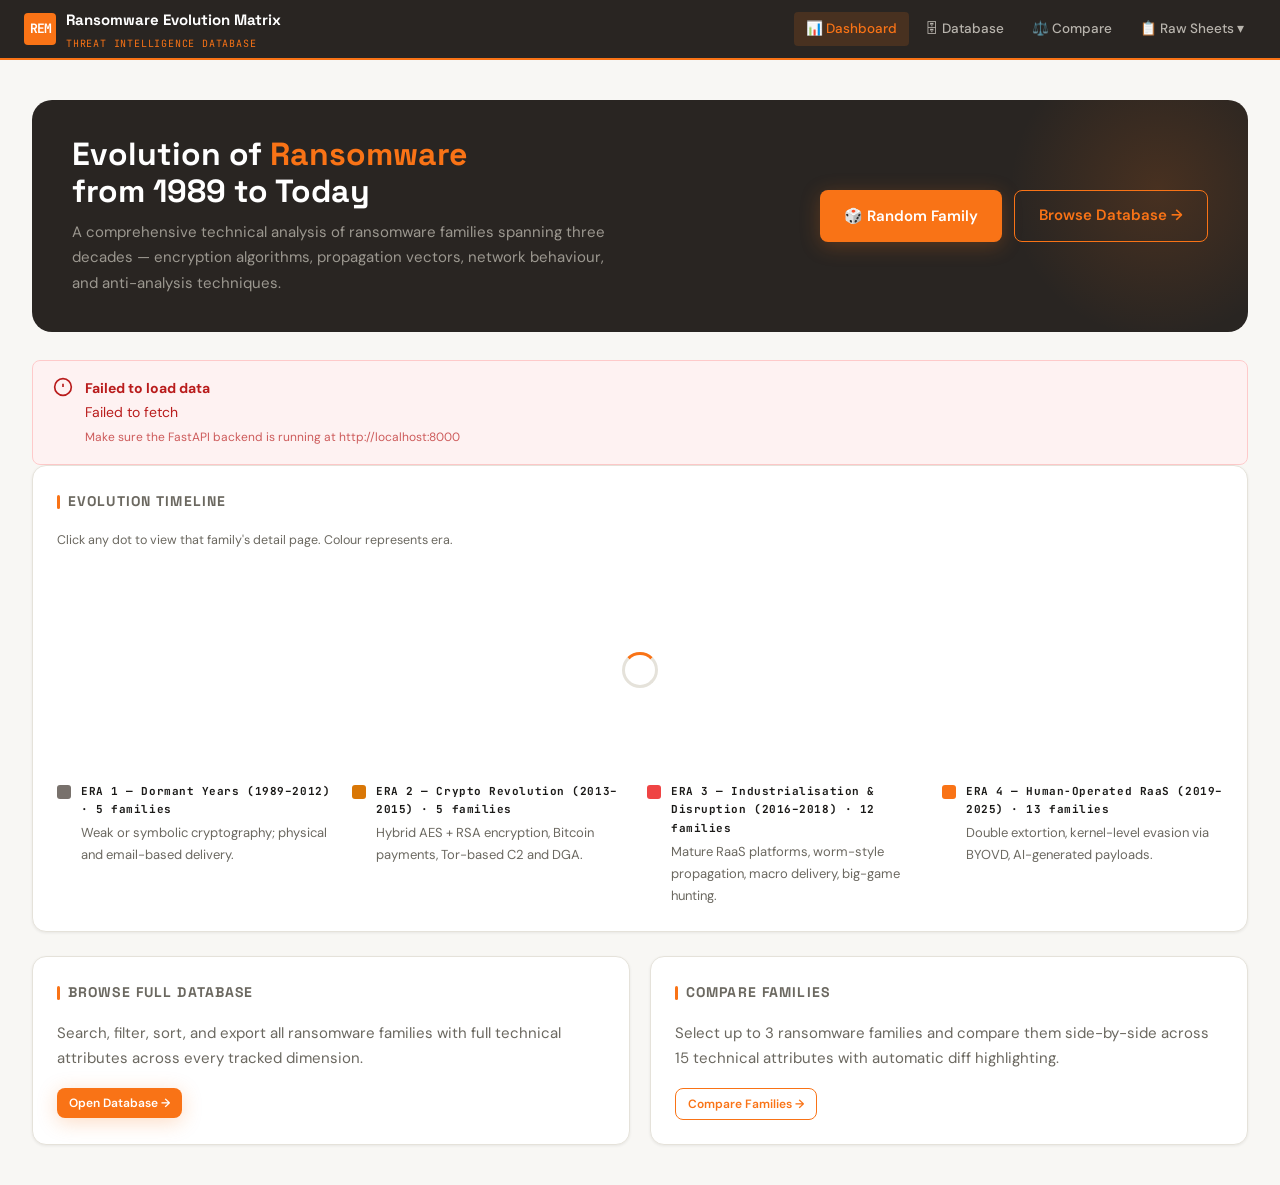
<file: ransomware-tracker/frontend/index.html>
<!DOCTYPE html>
<html lang="en">
<head>
  <meta charset="UTF-8" />
  <meta name="viewport" content="width=device-width, initial-scale=1.0" />
  <title>Dashboard — Ransomware Evolution Matrix</title>
  <link rel="stylesheet" href="css/style.css" />
</head>
<body>

<!-- ── Navigation ────────────────────────────────────────────────────────── -->
<nav class="navbar">
  <a class="nav-brand" href="index.html">
    <div class="logo-icon">REM</div>
    <div>
      <span class="brand-text">Ransomware Evolution Matrix</span>
      <span class="brand-sub">THREAT INTELLIGENCE DATABASE</span>
    </div>
  </a>

  <button class="nav-toggle" id="nav-toggle" aria-label="Menu">☰</button>

  <ul class="nav-links" id="nav-links">
    <li><a href="index.html" class="active">📊 Dashboard</a></li>
    <li><a href="database.html">🗄 Database</a></li>
    <li><a href="compare.html">⚖️ Compare</a></li>
    <li class="nav-dropdown">
      <a href="sheets.html">📋 Raw Sheets ▾</a>
      <div class="dropdown-menu" id="sheets-dropdown">
        <a href="sheets.html?sheet=Overview">Overview</a>
        <a href="sheets.html?sheet=Encryption">Encryption</a>
        <a href="sheets.html?sheet=File">File</a>
        <a href="sheets.html?sheet=Network">Network</a>
        <a href="sheets.html?sheet=Persistance">Persistence</a>
        <a href="sheets.html?sheet=Anti+Analysis+and+Defense+Evasion">Anti-Analysis</a>
        <a href="sheets.html?sheet=Propagation+and+Ransom+Mechanism">Propagation</a>
      </div>
    </li>
  </ul>
</nav>

<!-- ── Page ──────────────────────────────────────────────────────────────── -->
<main class="page-container">

  <!-- Hero -->
  <div class="hero-banner fade-in">
    <div>
      <div class="hero-title">
        Evolution of <span>Ransomware</span><br>from 1989 to Today
      </div>
      <p class="hero-sub">
        A comprehensive technical analysis of ransomware families spanning three decades —
        encryption algorithms, propagation vectors, network behaviour, and anti-analysis techniques.
      </p>
    </div>
    <div class="hero-actions">
      <button id="random-family-btn" class="btn btn-primary btn-lg">🎲 Random Family</button>
      <a href="database.html" class="btn btn-ghost btn-lg">Browse Database →</a>
    </div>
  </div>

  <!-- Stats -->
  <div id="stats-wrap" class="fade-in-2">
    <div class="spinner-wrap"><div class="spinner"></div></div>
  </div>

  <!-- Timeline Section -->
  <div class="card fade-in-3" style="margin-bottom:24px">
    <div class="card-title">Evolution Timeline</div>
    <p class="text-sm text-muted mb-16">Click any dot to view that family's detail page. Colour represents era.</p>
    <div id="timeline-wrap" class="timeline-container">
      <div class="spinner-wrap"><div class="spinner"></div></div>
    </div>

    <!-- Era legend -->
    <div style="display:grid;grid-template-columns:repeat(auto-fit,minmax(240px,1fr));gap:14px;margin-top:20px">
      <div style="display:flex;gap:10px;align-items:flex-start">
        <span style="display:inline-block;width:14px;height:14px;min-width:14px;background:#78716C;border-radius:3px;margin-top:3px"></span>
        <div>
          <div style="font-family:var(--font-mono);font-size:11px;font-weight:700;color:var(--text);letter-spacing:0.05em">ERA 1 — Dormant Years (1989–2012) · 5 families</div>
          <div style="font-size:13px;color:var(--text-muted);margin-top:3px">Weak or symbolic cryptography; physical and email-based delivery.</div>
        </div>
      </div>
      <div style="display:flex;gap:10px;align-items:flex-start">
        <span style="display:inline-block;width:14px;height:14px;min-width:14px;background:#D97706;border-radius:3px;margin-top:3px"></span>
        <div>
          <div style="font-family:var(--font-mono);font-size:11px;font-weight:700;color:var(--text);letter-spacing:0.05em">ERA 2 — Crypto Revolution (2013–2015) · 5 families</div>
          <div style="font-size:13px;color:var(--text-muted);margin-top:3px">Hybrid AES + RSA encryption, Bitcoin payments, Tor-based C2 and DGA.</div>
        </div>
      </div>
      <div style="display:flex;gap:10px;align-items:flex-start">
        <span style="display:inline-block;width:14px;height:14px;min-width:14px;background:#EF4444;border-radius:3px;margin-top:3px"></span>
        <div>
          <div style="font-family:var(--font-mono);font-size:11px;font-weight:700;color:var(--text);letter-spacing:0.05em">ERA 3 — Industrialisation &amp; Disruption (2016–2018) · 12 families</div>
          <div style="font-size:13px;color:var(--text-muted);margin-top:3px">Mature RaaS platforms, worm-style propagation, macro delivery, big-game hunting.</div>
        </div>
      </div>
      <div style="display:flex;gap:10px;align-items:flex-start">
        <span style="display:inline-block;width:14px;height:14px;min-width:14px;background:#F97316;border-radius:3px;margin-top:3px"></span>
        <div>
          <div style="font-family:var(--font-mono);font-size:11px;font-weight:700;color:var(--text);letter-spacing:0.05em">ERA 4 — Human-Operated RaaS (2019–2025) · 13 families</div>
          <div style="font-size:13px;color:var(--text-muted);margin-top:3px">Double extortion, kernel-level evasion via BYOVD, AI-generated payloads.</div>
        </div>
      </div>
    </div>
  </div>

  <!-- Quick nav cards -->
  <div class="grid-2 fade-in-4" style="margin-bottom:0">
    <a href="database.html" class="card" style="text-decoration:none;display:block">
      <div class="card-title">Browse Full Database</div>
      <p style="font-size:15px;color:var(--text-muted);margin-top:4px">Search, filter, sort, and export all ransomware families with full technical attributes across every tracked dimension.</p>
      <div style="margin-top:16px"><span class="btn btn-primary btn-sm">Open Database →</span></div>
    </a>
    <a href="compare.html" class="card" style="text-decoration:none;display:block">
      <div class="card-title">Compare Families</div>
      <p style="font-size:15px;color:var(--text-muted);margin-top:4px">Select up to 3 ransomware families and compare them side-by-side across 15 technical attributes with automatic diff highlighting.</p>
      <div style="margin-top:16px"><span class="btn btn-ghost btn-sm">Compare Families →</span></div>
    </a>
  </div>

</main>

<script src="js/api.js"></script>
<script src="js/dashboard.js"></script>
<script>
  // Mobile nav toggle
  document.getElementById("nav-toggle").addEventListener("click", () => {
    document.getElementById("nav-links").classList.toggle("open");
  });
</script>
</body>
</html>
</file>
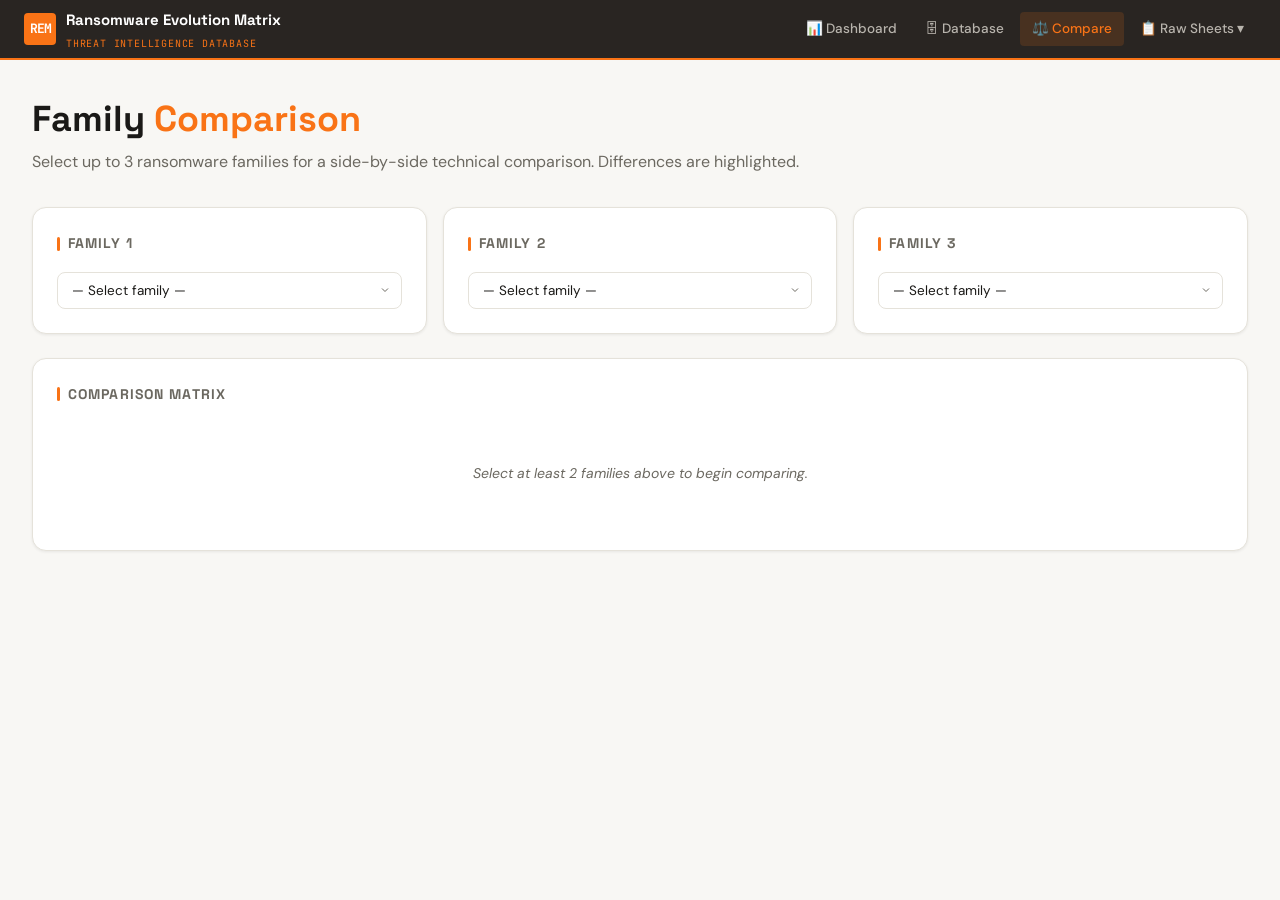
<file: ransomware-tracker/frontend/compare.html>
<!DOCTYPE html>
<html lang="en">
<head>
  <meta charset="UTF-8" />
  <meta name="viewport" content="width=device-width, initial-scale=1.0" />
  <title>Compare — Ransomware Evolution Matrix</title>
  <link rel="stylesheet" href="css/style.css" />
</head>
<body>

<nav class="navbar">
  <a class="nav-brand" href="index.html">
    <div class="logo-icon">REM</div>
    <div>
      <span class="brand-text">Ransomware Evolution Matrix</span>
      <span class="brand-sub">THREAT INTELLIGENCE DATABASE</span>
    </div>
  </a>
  <button class="nav-toggle" id="nav-toggle">☰</button>
  <ul class="nav-links" id="nav-links">
    <li><a href="index.html">📊 Dashboard</a></li>
    <li><a href="database.html">🗄 Database</a></li>
    <li><a href="compare.html" class="active">⚖️ Compare</a></li>
    <li class="nav-dropdown">
      <a href="sheets.html">📋 Raw Sheets ▾</a>
      <div class="dropdown-menu">
        <a href="sheets.html?sheet=Overview">Overview</a>
        <a href="sheets.html?sheet=Encryption">Encryption</a>
        <a href="sheets.html?sheet=File">File</a>
        <a href="sheets.html?sheet=Network">Network</a>
        <a href="sheets.html?sheet=Persistance">Persistence</a>
        <a href="sheets.html?sheet=Anti+Analysis+and+Defense+Evasion">Anti-Analysis</a>
        <a href="sheets.html?sheet=Propagation+and+Ransom+Mechanism">Propagation</a>
      </div>
    </li>
  </ul>
</nav>

<main class="page-container">

  <div class="page-header fade-in">
    <h1 class="page-title">Family <span>Comparison</span></h1>
    <p class="page-subtitle">Select up to 3 ransomware families for a side-by-side technical comparison. Differences are highlighted.</p>
  </div>

  <!-- Family Selectors -->
  <div id="slots-wrap" class="flex gap-16 flex-wrap mb-24 fade-in-2">
    <div class="spinner-wrap" style="padding:20px 0">
      <div class="spinner"></div>
      <p class="spinner-text">Loading families…</p>
    </div>
  </div>

  <!-- Comparison Table -->
  <div class="card fade-in-3">
    <div class="card-title">Comparison Matrix</div>
    <div id="compare-table-wrap">
      <div class="no-data">Select at least 2 families above to begin comparing.</div>
    </div>
  </div>

</main>

<script src="js/api.js"></script>
<script src="js/compare.js"></script>
<script>
  document.getElementById("nav-toggle").addEventListener("click", () => {
    document.getElementById("nav-links").classList.toggle("open");
  });
</script>
</body>
</html>
</file>
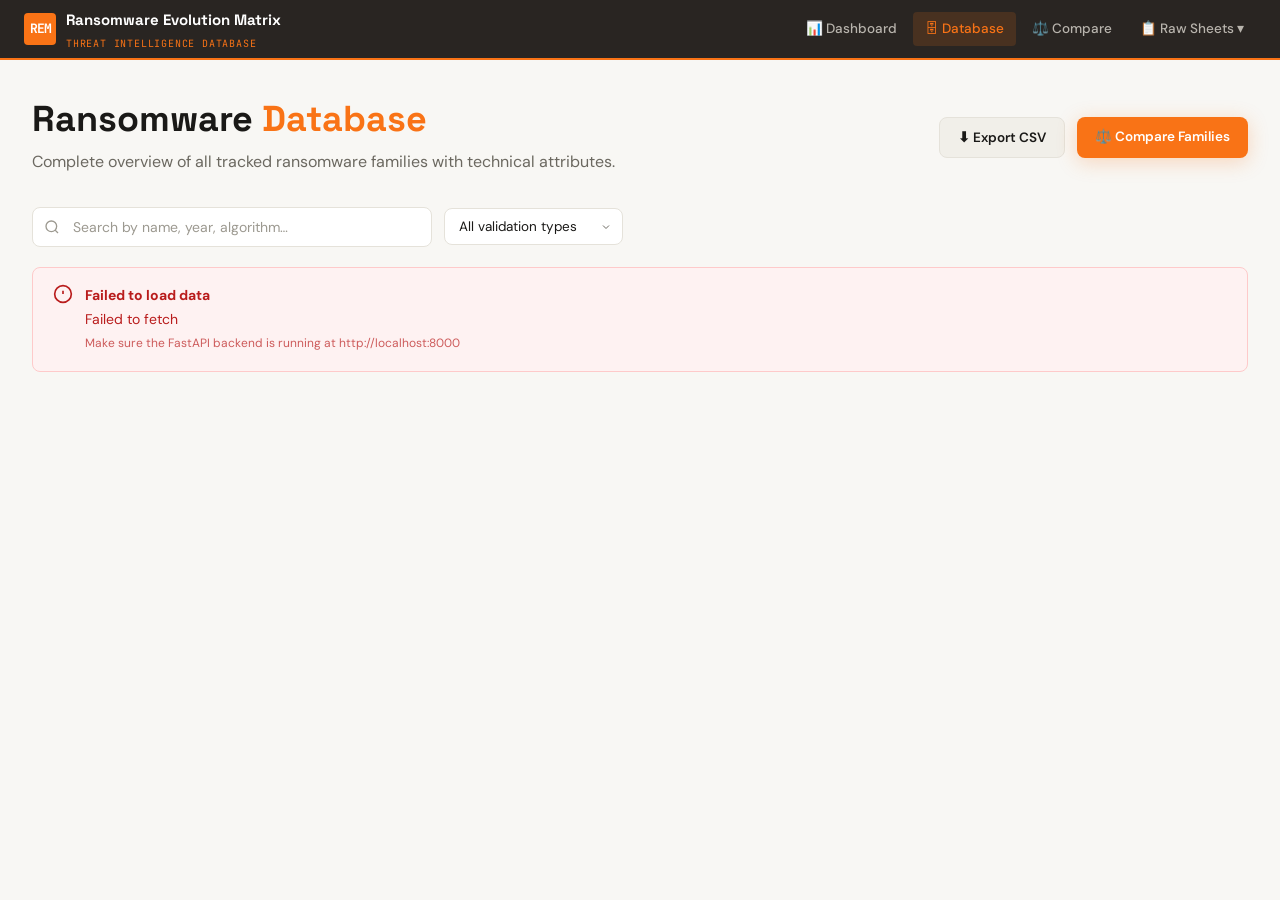
<file: ransomware-tracker/frontend/database.html>
<!DOCTYPE html>
<html lang="en">
<head>
  <meta charset="UTF-8" />
  <meta name="viewport" content="width=device-width, initial-scale=1.0" />
  <title>Database — Ransomware Evolution Matrix</title>
  <link rel="stylesheet" href="css/style.css" />
</head>
<body>

<nav class="navbar">
  <a class="nav-brand" href="index.html">
    <div class="logo-icon">REM</div>
    <div>
      <span class="brand-text">Ransomware Evolution Matrix</span>
      <span class="brand-sub">THREAT INTELLIGENCE DATABASE</span>
    </div>
  </a>
  <button class="nav-toggle" id="nav-toggle">☰</button>
  <ul class="nav-links" id="nav-links">
    <li><a href="index.html">📊 Dashboard</a></li>
    <li><a href="database.html" class="active">🗄 Database</a></li>
    <li><a href="compare.html">⚖️ Compare</a></li>
    <li class="nav-dropdown">
      <a href="sheets.html">📋 Raw Sheets ▾</a>
      <div class="dropdown-menu">
        <a href="sheets.html?sheet=Overview">Overview</a>
        <a href="sheets.html?sheet=Encryption">Encryption</a>
        <a href="sheets.html?sheet=File">File</a>
        <a href="sheets.html?sheet=Network">Network</a>
        <a href="sheets.html?sheet=Persistance">Persistence</a>
        <a href="sheets.html?sheet=Anti+Analysis+and+Defense+Evasion">Anti-Analysis</a>
        <a href="sheets.html?sheet=Propagation+and+Ransom+Mechanism">Propagation</a>
      </div>
    </li>
  </ul>
</nav>

<main class="page-container">
  <div class="page-header fade-in">
    <div class="flex items-center justify-between flex-wrap gap-12">
      <div>
        <h1 class="page-title">Ransomware <span>Database</span></h1>
        <p class="page-subtitle">Complete overview of all tracked ransomware families with technical attributes.</p>
      </div>
      <div class="flex gap-12">
        <button id="export-btn" class="btn btn-secondary">⬇ Export CSV</button>
        <a href="compare.html" class="btn btn-primary">⚖️ Compare Families</a>
      </div>
    </div>
  </div>

  <!-- Toolbar -->
  <div class="toolbar fade-in-2">
    <div class="search-bar">
      <svg class="search-icon" width="16" height="16" fill="none" stroke="currentColor" stroke-width="2" viewBox="0 0 24 24">
        <circle cx="11" cy="11" r="8"/><path d="M21 21l-4.35-4.35"/>
      </svg>
      <input type="search" id="search-input" placeholder="Search by name, year, algorithm…" autocomplete="off" />
    </div>

    <select id="validation-filter" title="Filter by validation status">
      <option value="all">All validation types</option>
      <option value="manual">✅ Manual (GitHub)</option>
      <option value="sandbox">🔬 Sandbox</option>
      <option value="unknown">❓ Sample not found</option>
    </select>

    <span id="row-count" class="text-mono text-sm text-muted"></span>
  </div>

  <!-- Table -->
  <div id="table-wrap" class="fade-in-3">
    <div class="spinner-wrap"><div class="spinner"></div><p class="spinner-text">Loading database…</p></div>
  </div>

  <!-- Pagination -->
  <div id="pagination" class="pagination mt-16"></div>
</main>

<script src="js/api.js"></script>
<script src="js/database.js"></script>
<script>
  document.getElementById("nav-toggle").addEventListener("click", () => {
    document.getElementById("nav-links").classList.toggle("open");
  });
</script>
</body>
</html>
</file>
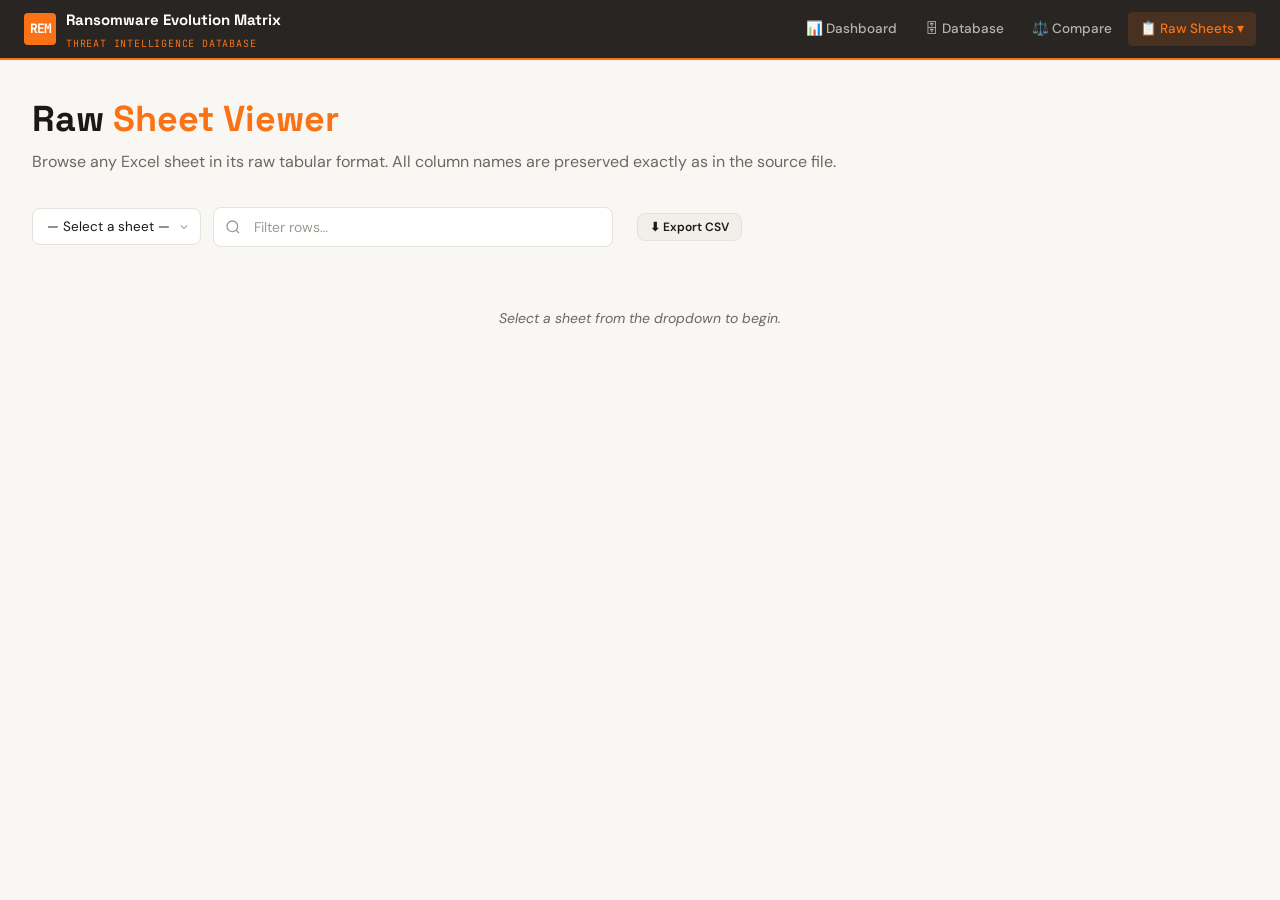
<file: ransomware-tracker/frontend/sheets.html>
<!DOCTYPE html>
<html lang="en">
<head>
  <meta charset="UTF-8" />
  <meta name="viewport" content="width=device-width, initial-scale=1.0" />
  <title>Raw Sheets — Ransomware Evolution Matrix</title>
  <link rel="stylesheet" href="css/style.css" />
</head>
<body>

<nav class="navbar">
  <a class="nav-brand" href="index.html">
    <div class="logo-icon">REM</div>
    <div>
      <span class="brand-text">Ransomware Evolution Matrix</span>
      <span class="brand-sub">THREAT INTELLIGENCE DATABASE</span>
    </div>
  </a>
  <button class="nav-toggle" id="nav-toggle">☰</button>
  <ul class="nav-links" id="nav-links">
    <li><a href="index.html">📊 Dashboard</a></li>
    <li><a href="database.html">🗄 Database</a></li>
    <li><a href="compare.html">⚖️ Compare</a></li>
    <li class="nav-dropdown">
      <a href="sheets.html" class="active">📋 Raw Sheets ▾</a>
      <div class="dropdown-menu">
        <a href="sheets.html?sheet=Overview">Overview</a>
        <a href="sheets.html?sheet=Encryption">Encryption</a>
        <a href="sheets.html?sheet=File">File</a>
        <a href="sheets.html?sheet=Network">Network</a>
        <a href="sheets.html?sheet=Persistance">Persistence</a>
        <a href="sheets.html?sheet=Anti+Analysis+and+Defense+Evasion">Anti-Analysis</a>
        <a href="sheets.html?sheet=Propagation+and+Ransom+Mechanism">Propagation</a>
      </div>
    </li>
  </ul>
</nav>

<main class="page-container">

  <div class="page-header fade-in">
    <h1 class="page-title">Raw <span>Sheet Viewer</span></h1>
    <p class="page-subtitle">Browse any Excel sheet in its raw tabular format. All column names are preserved exactly as in the source file.</p>
  </div>

  <!-- Toolbar -->
  <div class="toolbar fade-in-2">
    <select id="sheet-select" title="Select sheet">
      <option value="">— Select a sheet —</option>
    </select>

    <div class="search-bar">
      <svg class="search-icon" width="16" height="16" fill="none" stroke="currentColor" stroke-width="2" viewBox="0 0 24 24">
        <circle cx="11" cy="11" r="8"/><path d="M21 21l-4.35-4.35"/>
      </svg>
      <input type="search" id="search-input" placeholder="Filter rows…" autocomplete="off" />
    </div>

    <span id="sheet-info" class="text-mono text-sm text-muted"></span>
    <button id="export-btn" class="btn btn-secondary btn-sm">⬇ Export CSV</button>
  </div>

  <!-- Table -->
  <div id="table-wrap" class="fade-in-3">
    <div class="no-data">Select a sheet from the dropdown to begin.</div>
  </div>

</main>

<script src="js/api.js"></script>
<script src="js/sheets.js"></script>
<script>
  document.getElementById("nav-toggle").addEventListener("click", () => {
    document.getElementById("nav-links").classList.toggle("open");
  });
</script>
</body>
</html>
</file>
<file: ransomware-tracker/frontend/css/style.css>
/* ═══════════════════════════════════════════════════════════════════════════
   Ransomware Evolution Matrix — Global Stylesheet
   Theme: Industrial/Tech  |  Palette: Orange · White · Red · Dark Slate
   Font: Space Grotesk (display) + JetBrains Mono (data) + DM Sans (body)
   ═══════════════════════════════════════════════════════════════════════════ */

@import url('https://fonts.googleapis.com/css2?family=Space+Grotesk:wght@400;500;600;700;800&family=JetBrains+Mono:wght@400;500;700&family=DM+Sans:ital,opsz,wght@0,9..40,300;0,9..40,400;0,9..40,500;1,9..40,300&display=swap');

/* ── CSS Variables ─────────────────────────────────────────────────────────── */
:root {
  --orange:        #F97316;
  --orange-light:  #FED7AA;
  --orange-dark:   #C2410C;
  --red:           #EF4444;
  --red-dark:      #B91C1C;
  --white:         #FFFFFF;
  --bg:            #F8F7F4;
  --surface:       #FFFFFF;
  --surface-2:     #F1EFE9;
  --border:        #E5E2DA;
  --border-dark:   #D0CCC1;
  --text:          #1A1917;
  --text-muted:    #6B6860;
  --text-light:    #9C9990;
  --slate:         #292522;
  --slate-light:   #3D3A36;

  --font-display:  'Space Grotesk', sans-serif;
  --font-body:     'DM Sans', sans-serif;
  --font-mono:     'JetBrains Mono', monospace;

  --radius-sm:     4px;
  --radius:        8px;
  --radius-lg:     14px;
  --radius-xl:     20px;

  --shadow-sm:     0 1px 3px rgba(0,0,0,0.07);
  --shadow:        0 4px 12px rgba(0,0,0,0.09);
  --shadow-lg:     0 12px 40px rgba(0,0,0,0.12);
  --shadow-orange: 0 4px 20px rgba(249,115,22,0.25);

  --nav-h:         60px;
  --transition:    0.2s ease;
}

/* ── Reset & Base ──────────────────────────────────────────────────────────── */
*, *::before, *::after { box-sizing: border-box; margin: 0; padding: 0; }

html { scroll-behavior: smooth; }

body {
  font-family: var(--font-body);
  background: var(--bg);
  color: var(--text);
  font-size: 16px;
  line-height: 1.7;
  min-height: 100vh;
}

a { color: var(--orange); text-decoration: none; transition: color var(--transition); }
a:hover { color: var(--orange-dark); }

img { max-width: 100%; }

/* ── Scrollbar ────────────────────────────────────────────────────────────── */
::-webkit-scrollbar { width: 6px; height: 6px; }
::-webkit-scrollbar-track { background: var(--surface-2); }
::-webkit-scrollbar-thumb { background: var(--border-dark); border-radius: 99px; }
::-webkit-scrollbar-thumb:hover { background: var(--orange); }

/* ── Navigation ───────────────────────────────────────────────────────────── */
.navbar {
  position: sticky;
  top: 0;
  z-index: 100;
  height: var(--nav-h);
  background: var(--slate);
  border-bottom: 2px solid var(--orange);
  display: flex;
  align-items: center;
  padding: 0 24px;
  gap: 0;
}

.nav-brand {
  display: flex;
  align-items: center;
  gap: 10px;
  text-decoration: none;
  flex-shrink: 0;
}

.nav-brand .logo-icon {
  width: 32px; height: 32px;
  background: var(--orange);
  border-radius: var(--radius-sm);
  display: flex; align-items: center; justify-content: center;
  font-family: var(--font-mono);
  font-weight: 700;
  font-size: 13px;
  color: white;
  letter-spacing: -1px;
}

.nav-brand .brand-text {
  font-family: var(--font-display);
  font-weight: 700;
  font-size: 15px;
  color: var(--white);
  line-height: 1.2;
}

.nav-brand .brand-sub {
  font-size: 10px;
  color: var(--orange);
  font-family: var(--font-mono);
  letter-spacing: 0.08em;
  display: block;
  margin-top: 1px;
}

.nav-links {
  display: flex;
  align-items: center;
  gap: 4px;
  margin-left: auto;
  list-style: none;
}

.nav-links a {
  display: flex;
  align-items: center;
  gap: 6px;
  padding: 6px 12px;
  border-radius: var(--radius-sm);
  font-size: 13.5px;
  font-weight: 500;
  color: #B8B4AD;
  text-decoration: none;
  transition: all var(--transition);
  white-space: nowrap;
}

.nav-links a:hover,
.nav-links a.active {
  color: var(--white);
  background: rgba(249,115,22,0.15);
}

.nav-links a.active {
  color: var(--orange);
}

/* Dropdown */
.nav-dropdown { position: relative; }
.nav-dropdown .dropdown-menu {
  display: none;
  position: absolute;
  top: calc(100% + 8px);
  right: 0;
  min-width: 200px;
  background: var(--slate-light);
  border: 1px solid rgba(249,115,22,0.3);
  border-radius: var(--radius);
  padding: 6px;
  box-shadow: var(--shadow-lg);
}
.nav-dropdown:hover .dropdown-menu { display: block; }
.dropdown-menu a {
  display: block;
  padding: 8px 12px;
  font-size: 13px;
  color: #B8B4AD;
  border-radius: var(--radius-sm);
}
.dropdown-menu a:hover { background: rgba(249,115,22,0.15); color: white; }

/* Mobile menu */
.nav-toggle {
  display: none;
  background: none; border: none;
  color: white; cursor: pointer;
  font-size: 22px;
  margin-left: auto;
}

/* ── Page Container ───────────────────────────────────────────────────────── */
.page-container {
  max-width: 1400px;
  margin: 0 auto;
  padding: 40px 32px;
}

.page-header {
  margin-bottom: 32px;
}

.page-title {
  font-family: var(--font-display);
  font-size: 36px;
  font-weight: 800;
  color: var(--text);
  line-height: 1.1;
}

.page-title span { color: var(--orange); }

.page-subtitle {
  margin-top: 8px;
  color: var(--text-muted);
  font-size: 16px;
}

/* ── Cards ────────────────────────────────────────────────────────────────── */
.card {
  background: var(--surface);
  border: 1px solid var(--border);
  border-radius: var(--radius-lg);
  padding: 24px;
  box-shadow: var(--shadow-sm);
  transition: box-shadow var(--transition);
}

.card:hover { box-shadow: var(--shadow); }

.card-title {
  font-family: var(--font-display);
  font-weight: 700;
  font-size: 14px;
  color: var(--text-muted);
  text-transform: uppercase;
  letter-spacing: 0.08em;
  margin-bottom: 16px;
  display: flex;
  align-items: center;
  gap: 8px;
}

.card-title::before {
  content: '';
  display: inline-block;
  width: 3px; height: 14px;
  background: var(--orange);
  border-radius: 99px;
}

/* ── Stat Cards ───────────────────────────────────────────────────────────── */
.stats-grid {
  display: grid;
  grid-template-columns: repeat(auto-fit, minmax(200px, 1fr));
  gap: 16px;
  margin-bottom: 32px;
}

.stat-card {
  background: var(--surface);
  border: 1px solid var(--border);
  border-radius: var(--radius-lg);
  padding: 20px 24px;
  position: relative;
  overflow: hidden;
  transition: transform var(--transition), box-shadow var(--transition);
}

.stat-card::after {
  content: '';
  position: absolute;
  bottom: 0; left: 0; right: 0;
  height: 3px;
  background: var(--orange);
  transform: scaleX(0);
  transform-origin: left;
  transition: transform 0.3s ease;
}

.stat-card:hover { transform: translateY(-2px); box-shadow: var(--shadow); }
.stat-card:hover::after { transform: scaleX(1); }

.stat-label {
  font-size: 11.5px;
  font-weight: 600;
  color: var(--text-light);
  text-transform: uppercase;
  letter-spacing: 0.1em;
  font-family: var(--font-mono);
  margin-bottom: 8px;
}

.stat-value {
  font-family: var(--font-display);
  font-size: 38px;
  font-weight: 800;
  color: var(--text);
  line-height: 1;
}

.stat-value.orange { color: var(--orange); }
.stat-value.red    { color: var(--red); }
.stat-value.green  { color: #16a34a; }

.stat-desc {
  font-size: 12px;
  color: var(--text-muted);
  margin-top: 6px;
}

/* ── Buttons ──────────────────────────────────────────────────────────────── */
.btn {
  display: inline-flex;
  align-items: center;
  gap: 6px;
  padding: 9px 18px;
  border-radius: var(--radius);
  font-size: 13.5px;
  font-weight: 600;
  cursor: pointer;
  border: none;
  transition: all var(--transition);
  text-decoration: none;
  white-space: nowrap;
  font-family: var(--font-body);
}

.btn-primary {
  background: var(--orange);
  color: white;
  box-shadow: var(--shadow-orange);
}
.btn-primary:hover {
  background: var(--orange-dark);
  color: white;
  transform: translateY(-1px);
  box-shadow: 0 6px 24px rgba(249,115,22,0.35);
}

.btn-secondary {
  background: var(--surface-2);
  color: var(--text);
  border: 1px solid var(--border);
}
.btn-secondary:hover {
  background: var(--border);
  color: var(--text);
}

.btn-danger {
  background: var(--red);
  color: white;
}
.btn-danger:hover { background: var(--red-dark); color: white; }

.btn-ghost {
  background: transparent;
  color: var(--orange);
  border: 1.5px solid var(--orange);
}
.btn-ghost:hover { background: var(--orange); color: white; }

.btn-sm { padding: 5px 12px; font-size: 12px; }
.btn-lg { padding: 12px 24px; font-size: 15px; }

/* ── Grid Layouts ─────────────────────────────────────────────────────────── */
.grid-2 { display: grid; grid-template-columns: 1fr 1fr; gap: 20px; }
.grid-3 { display: grid; grid-template-columns: repeat(3, 1fr); gap: 20px; }

/* ── Tables ───────────────────────────────────────────────────────────────── */
.table-wrapper {
  overflow-x: auto;
  border-radius: var(--radius-lg);
  border: 1px solid var(--border);
  -webkit-overflow-scrolling: touch;
}

.table-wrapper table {
  min-width: 800px;
}

table {
  width: 100%;
  border-collapse: collapse;
  font-size: 14px;
}

th {
  background: var(--slate);
  color: #B8B4AD;
  font-family: var(--font-mono);
  font-size: 12px;
  font-weight: 500;
  text-transform: uppercase;
  letter-spacing: 0.08em;
  padding: 14px 18px;
  text-align: left;
  white-space: nowrap;
  cursor: pointer;
  user-select: none;
  transition: color var(--transition);
}

th:hover { color: var(--orange); }

th .sort-icon { margin-left: 4px; opacity: 0.5; }
th.sorted .sort-icon { opacity: 1; color: var(--orange); }

td {
  padding: 13px 16px;
  border-bottom: 1px solid var(--border);
  color: var(--text);
  vertical-align: top;
  word-break: break-word;
  overflow-wrap: break-word;
  min-width: 100px;
  max-width: 380px;
  line-height: 1.6;
}

td a {
  color: var(--text);
  word-break: break-all;
  text-decoration: underline;
  text-underline-offset: 2px;
}
td a:hover { color: var(--text-muted); }

tr:last-child td { border-bottom: none; }

tbody tr { transition: background var(--transition); }
tbody tr:hover { background: rgba(249,115,22,0.04); }

.cell-mono {
  font-family: var(--font-mono);
  font-size: 12px;
}

/* ── Badges ───────────────────────────────────────────────────────────────── */
.badge {
  display: inline-flex;
  align-items: center;
  gap: 4px;
  padding: 2px 9px;
  border-radius: 99px;
  font-size: 11px;
  font-weight: 600;
  font-family: var(--font-mono);
  letter-spacing: 0.04em;
  white-space: nowrap;
}

.badge-manual  { background: #D1FAE5; color: #065F46; }
.badge-sandbox { background: #FEF3C7; color: #92400E; }
.badge-unknown { background: #F3F4F6; color: #6B7280; }
.badge-orange  { background: var(--orange-light); color: var(--orange-dark); }
.badge-red     { background: #FEE2E2; color: var(--red-dark); }
.badge-blue    { background: #DBEAFE; color: #1D4ED8; }

/* ── Search & Filters ─────────────────────────────────────────────────────── */
.search-bar {
  position: relative;
  width: 100%;
  max-width: 400px;
}

.search-bar input {
  width: 100%;
  padding: 10px 16px 10px 40px;
  border: 1.5px solid var(--border);
  border-radius: var(--radius);
  background: var(--surface);
  font-size: 14px;
  color: var(--text);
  font-family: var(--font-body);
  transition: border-color var(--transition);
  outline: none;
}

.search-bar input:focus { border-color: var(--orange); }
.search-bar input::placeholder { color: var(--text-light); }

.search-bar .search-icon {
  position: absolute;
  left: 12px; top: 50%;
  transform: translateY(-50%);
  color: var(--text-light);
  pointer-events: none;
}

select {
  padding: 9px 14px;
  border: 1.5px solid var(--border);
  border-radius: var(--radius);
  background: var(--surface);
  font-size: 13.5px;
  color: var(--text);
  cursor: pointer;
  outline: none;
  font-family: var(--font-body);
  transition: border-color var(--transition);
  appearance: none;
  background-image: url("data:image/svg+xml,%3Csvg xmlns='http://www.w3.org/2000/svg' width='12' height='12' viewBox='0 0 24 24' fill='none' stroke='%236B6860' stroke-width='2'%3E%3Cpath d='M6 9l6 6 6-6'/%3E%3C/svg%3E");
  background-repeat: no-repeat;
  background-position: right 10px center;
  padding-right: 30px;
}

select:focus { border-color: var(--orange); }

/* ── Toolbar ──────────────────────────────────────────────────────────────── */
.toolbar {
  display: flex;
  align-items: center;
  gap: 12px;
  flex-wrap: wrap;
  margin-bottom: 20px;
}

/* ── Timeline ─────────────────────────────────────────────────────────────── */
.timeline-container {
  position: relative;
  overflow-x: auto;
  padding: 20px 0 10px;
}

.timeline-eras {
  display: flex;
  height: 36px;
  margin-bottom: 12px;
  border-radius: var(--radius);
  overflow: hidden;
}

.era-band {
  display: flex;
  align-items: center;
  justify-content: center;
  font-size: 11px;
  font-family: var(--font-mono);
  font-weight: 700;
  color: white;
  text-align: center;
  padding: 0 6px;
  white-space: nowrap;
  overflow: hidden;
  text-overflow: ellipsis;
  letter-spacing: 0.04em;
  flex: 1;
}

.era-dormant      { background: #78716C; }
.era-crypto-rev   { background: #D97706; }
.era-industrial   { background: #EF4444; }
.era-raas         { background: #F97316; }
/* keep old names as aliases so nothing breaks */
.era-primitive    { background: #78716C; }
.era-crypto-rush  { background: #D97706; }
.era-worm-wars    { background: var(--red); }
.era-big-game     { background: var(--orange); }
.era-modern       { background: var(--slate); }

.timeline-track {
  position: relative;
  height: 60px;
  display: flex;
  align-items: center;
}

.timeline-axis {
  position: absolute;
  left: 0; right: 0;
  height: 2px;
  background: var(--border-dark);
}

.timeline-dot {
  position: absolute;
  width: 12px; height: 12px;
  border-radius: 50%;
  background: var(--orange);
  border: 2px solid var(--surface);
  transform: translateX(-50%);
  cursor: pointer;
  top: 50%; margin-top: -6px;
  transition: all 0.2s;
  z-index: 1;
}

.timeline-dot:hover {
  transform: translateX(-50%) scale(1.6);
  background: var(--orange-dark);
  box-shadow: var(--shadow-orange);
  z-index: 2;
}

.timeline-dot .dot-tooltip {
  display: none;
  position: absolute;
  bottom: 20px;
  left: 50%;
  transform: translateX(-50%);
  background: var(--slate);
  color: white;
  font-size: 11px;
  padding: 4px 8px;
  border-radius: var(--radius-sm);
  white-space: nowrap;
  font-family: var(--font-mono);
  z-index: 10;
  pointer-events: none;
}

.timeline-dot:hover .dot-tooltip { display: block; }

.timeline-year-labels {
  display: flex;
  justify-content: space-between;
  margin-top: 6px;
  font-size: 11px;
  font-family: var(--font-mono);
  color: var(--text-muted);
}

/* ── Tabs ─────────────────────────────────────────────────────────────────── */
.tabs {
  display: flex;
  gap: 2px;
  border-bottom: 2px solid var(--border);
  margin-bottom: 24px;
  overflow-x: auto;
}

.tab-btn {
  display: inline-flex;
  align-items: center;
  gap: 6px;
  padding: 10px 16px;
  border: none;
  background: none;
  font-size: 13.5px;
  font-weight: 500;
  color: var(--text-muted);
  cursor: pointer;
  border-bottom: 2px solid transparent;
  margin-bottom: -2px;
  white-space: nowrap;
  font-family: var(--font-body);
  transition: all var(--transition);
}

.tab-btn:hover { color: var(--orange); }

.tab-btn.active {
  color: var(--orange);
  border-bottom-color: var(--orange);
  font-weight: 600;
}

.tab-content { display: none; }
.tab-content.active { display: block; }

/* ── Key-Value Pairs ──────────────────────────────────────────────────────── */
.kv-grid {
  display: grid;
  grid-template-columns: repeat(auto-fill, minmax(320px, 1fr));
  gap: 16px;
}

.kv-item {
  background: var(--surface-2);
  border: 1px solid var(--border);
  border-radius: var(--radius);
  padding: 16px 20px;
}

.kv-label {
  font-size: 11px;
  font-family: var(--font-mono);
  font-weight: 600;
  color: var(--text-light);
  text-transform: uppercase;
  letter-spacing: 0.1em;
  margin-bottom: 6px;
}

.kv-value {
  font-size: 15px;
  color: var(--text);
  word-break: break-word;
  overflow-wrap: break-word;
  line-height: 1.65;
}

.kv-value a {
  color: var(--text);
  text-decoration: underline;
  text-underline-offset: 2px;
  word-break: break-all;
}

.kv-value.empty { color: var(--text-light); font-style: italic; }
.kv-value a { color: var(--text); }

/* ── Compare Table ────────────────────────────────────────────────────────── */
.compare-table-wrap { overflow-x: auto; }

.compare-table {
  width: 100%;
  border-collapse: collapse;
  font-size: 13.5px;
}

.compare-table th {
  background: var(--surface-2);
  color: var(--text);
  font-family: var(--font-display);
  font-size: 13px;
  text-transform: none;
  letter-spacing: 0;
  cursor: default;
  text-align: center;
}

.compare-table th.attr-col {
  background: var(--slate);
  color: #B8B4AD;
  font-family: var(--font-mono);
  font-size: 11px;
  text-transform: uppercase;
  letter-spacing: 0.08em;
  text-align: left;
  width: 200px;
}

.compare-table td { text-align: left; vertical-align: top; line-height: 1.6; }
.compare-table td.attr-name {
  background: var(--surface-2);
  font-family: var(--font-mono);
  font-size: 11.5px;
  color: var(--text-muted);
  text-align: left;
  font-weight: 600;
  padding: 12px 16px;
}

.diff-highlight { background: #FFF7ED; border-left: 3px solid var(--orange); }

/* ── Loading Spinner ──────────────────────────────────────────────────────── */
.spinner-wrap {
  display: flex;
  align-items: center;
  justify-content: center;
  padding: 64px 0;
  flex-direction: column;
  gap: 12px;
}

.spinner {
  width: 36px; height: 36px;
  border: 3px solid var(--border);
  border-top-color: var(--orange);
  border-radius: 50%;
  animation: spin 0.7s linear infinite;
}

@keyframes spin { to { transform: rotate(360deg); } }

.spinner-text {
  font-size: 13px;
  color: var(--text-muted);
  font-family: var(--font-mono);
}

/* ── Error Banner ─────────────────────────────────────────────────────────── */
.error-banner {
  background: #FEF2F2;
  border: 1px solid #FECACA;
  border-radius: var(--radius);
  padding: 16px 20px;
  color: var(--red-dark);
  display: flex;
  align-items: flex-start;
  gap: 12px;
  font-size: 14px;
}

/* ── Glossary Tooltip ─────────────────────────────────────────────────────── */
.glossary-term {
  border-bottom: 1.5px dashed var(--orange);
  cursor: help;
  position: relative;
}

.glossary-term:hover::after {
  content: attr(data-def);
  position: absolute;
  bottom: calc(100% + 8px);
  left: 50%;
  transform: translateX(-50%);
  background: var(--slate);
  color: white;
  font-size: 12px;
  padding: 8px 12px;
  border-radius: var(--radius);
  white-space: normal;
  width: 220px;
  line-height: 1.5;
  z-index: 20;
  font-family: var(--font-body);
  font-style: normal;
  font-weight: 400;
  box-shadow: var(--shadow-lg);
  pointer-events: none;
}

/* ── Chart Containers ─────────────────────────────────────────────────────── */
.chart-wrap {
  position: relative;
  width: 100%;
}

/* ── Hero Banner ──────────────────────────────────────────────────────────── */
.hero-banner {
  background: var(--slate);
  border-radius: var(--radius-xl);
  padding: 36px 40px;
  margin-bottom: 28px;
  position: relative;
  overflow: hidden;
  display: flex;
  align-items: center;
  justify-content: space-between;
  gap: 24px;
}

.hero-banner::before {
  content: '';
  position: absolute;
  top: -60px; right: -60px;
  width: 300px; height: 300px;
  background: radial-gradient(circle, rgba(249,115,22,0.15) 0%, transparent 70%);
  pointer-events: none;
}

.hero-title {
  font-family: var(--font-display);
  font-size: 32px;
  font-weight: 800;
  color: white;
  line-height: 1.15;
}

.hero-title span { color: var(--orange); }

.hero-sub {
  color: #9C9890;
  font-size: 15px;
  margin-top: 10px;
  max-width: 540px;
  line-height: 1.7;
}

.hero-actions { display: flex; gap: 12px; flex-shrink: 0; flex-wrap: wrap; }

/* ── Family Header ────────────────────────────────────────────────────────── */
.family-header {
  display: flex;
  align-items: flex-start;
  gap: 20px;
  padding: 28px 32px;
  background: var(--slate);
  border-radius: var(--radius-xl);
  margin-bottom: 28px;
  position: relative;
  overflow: hidden;
}

.family-header::after {
  content: '';
  position: absolute;
  bottom: 0; left: 0; right: 0;
  height: 3px;
  background: linear-gradient(90deg, var(--orange), var(--red));
}

.family-monogram {
  width: 64px; height: 64px;
  border-radius: var(--radius-lg);
  background: linear-gradient(135deg, var(--orange), var(--red));
  display: flex; align-items: center; justify-content: center;
  font-family: var(--font-display);
  font-size: 24px;
  font-weight: 800;
  color: white;
  flex-shrink: 0;
}

.family-name {
  font-family: var(--font-display);
  font-size: 28px;
  font-weight: 800;
  color: white;
}

.family-meta {
  display: flex;
  gap: 10px;
  flex-wrap: wrap;
  margin-top: 8px;
}

/* ── Pagination ───────────────────────────────────────────────────────────── */
.pagination {
  display: flex;
  align-items: center;
  gap: 6px;
  justify-content: center;
  margin-top: 20px;
}

.page-btn {
  width: 34px; height: 34px;
  display: flex; align-items: center; justify-content: center;
  border: 1px solid var(--border);
  border-radius: var(--radius-sm);
  background: var(--surface);
  font-size: 13px;
  cursor: pointer;
  color: var(--text);
  transition: all var(--transition);
}

.page-btn:hover, .page-btn.active {
  background: var(--orange);
  color: white;
  border-color: var(--orange);
}

/* ── Misc Utilities ───────────────────────────────────────────────────────── */
.text-mono  { font-family: var(--font-mono); }
.text-muted { color: var(--text-muted); }
.text-sm    { font-size: 12.5px; }
.mt-8  { margin-top: 8px; }
.mt-16 { margin-top: 16px; }
.mt-24 { margin-top: 24px; }
.mb-16 { margin-bottom: 16px; }
.mb-24 { margin-bottom: 24px; }
.flex  { display: flex; }
.flex-wrap { flex-wrap: wrap; }
.items-center { align-items: center; }
.justify-between { justify-content: space-between; }
.gap-8  { gap: 8px; }
.gap-12 { gap: 12px; }
.gap-16 { gap: 16px; }
.w-full { width: 100%; }
.hidden { display: none !important; }

.divider {
  border: none;
  border-top: 1px solid var(--border);
  margin: 20px 0;
}

.no-data {
  text-align: center;
  padding: 40px;
  color: var(--text-muted);
  font-style: italic;
  font-size: 14px;
}

/* ── Responsive ───────────────────────────────────────────────────────────── */
@media (max-width: 768px) {
  .page-container { padding: 24px 16px; }
  .page-title { font-size: 28px; }
  .grid-2, .grid-3 { grid-template-columns: 1fr; }
  .stats-grid { grid-template-columns: repeat(2, 1fr); }
  .hero-banner { flex-direction: column; padding: 28px 24px; }
  .hero-title { font-size: 24px; }
  .family-header { flex-direction: column; padding: 20px 24px; }
  .nav-links { display: none; }
  .nav-toggle { display: block; }
  .nav-links.open {
    display: flex;
    flex-direction: column;
    position: absolute;
    top: var(--nav-h);
    left: 0; right: 0;
    background: var(--slate);
    padding: 16px;
    z-index: 99;
    border-bottom: 2px solid var(--orange);
  }
  .kv-grid { grid-template-columns: 1fr; }
  td { min-width: 80px; max-width: 260px; font-size: 13px; }
}

@media (max-width: 480px) {
  .stats-grid { grid-template-columns: 1fr; }
  .toolbar { flex-direction: column; align-items: stretch; }
  .search-bar { max-width: 100%; }
  .hero-title { font-size: 21px; }
}

/* ── Animations ───────────────────────────────────────────────────────────── */
@keyframes fadeInUp {
  from { opacity: 0; transform: translateY(16px); }
  to   { opacity: 1; transform: translateY(0); }
}

.fade-in { animation: fadeInUp 0.4s ease both; }
.fade-in-2 { animation: fadeInUp 0.4s 0.08s ease both; }
.fade-in-3 { animation: fadeInUp 0.4s 0.16s ease both; }
.fade-in-4 { animation: fadeInUp 0.4s 0.24s ease both; }
.fade-in-5 { animation: fadeInUp 0.4s 0.32s ease both; }
</file>
